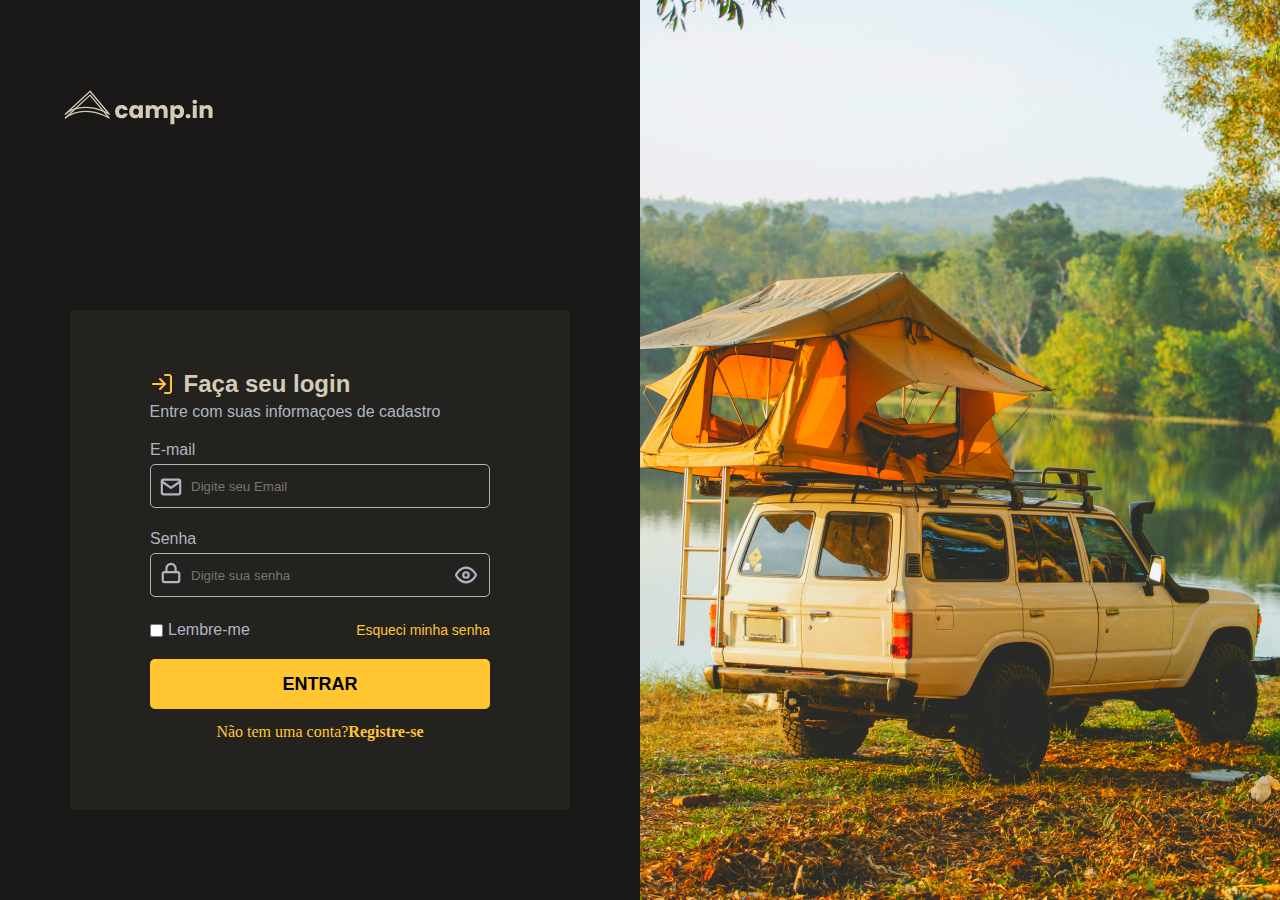
<file: index.html>
<!DOCTYPE html>
<html lang="en">
<head>
    <meta charset="UTF-8">
    <meta http-equiv="X-UA-Compatible" content="IE=edge">
    <meta name="viewport" content="width=device-width, initial-scale=1.0">
    <link rel="stylesheet" href="./styles/style.css">
    <title>Camp.In</title>
</head>
<body>
        <main>
                <header>
                    <nav>
                        <img src="./images/logo.svg" alt="icon">
                    </nav>
                </header>
            <div class="container">
                <div class="content">
                    <div class="title-up">
                        <div class="title">
                            <img src="./images/log-in.svg" alt="icone de login" >
                            <p>Faça seu login</p>
                        </div>
                        <span>Entre com suas informaçoes de cadastro </span>
                    </div>
                    <form class="form">
                       
                            <!--email-->
                            <label class="label">E-mail</label>
                            <input type="text" placeholder="Digite seu Email" id="input-email">
                            <img class="mail" src="./images/mail.svg" alt="icon email" id="email">

                            <!--senha-->
                            <label class="label" >Senha</label>
                            <input type="password" placeholder="Digite sua senha" id="senha">
                            <img class="password" src="./images/lock.svg" alt="icon lock" id="lock">
                            <img class="password-view" src="./images/eye.svg" alt="icon eyes" id="password-view">
                        
                            <div class="checkbox">
                            <div class="box">
                               <input type="checkbox" name="checkbox" id="checkbox">
                                <label for="checkbox" >Lembre-me</label>
                            </div>
                            <a href="#">Esqueci minha senha</a>
                            </div>
    
                        <button type="submit">Entrar</button>
    
                    </form>
                    <p>Não tem uma conta?  <a href="#"> Registre-se</a></p>
                    
                </div>
            </div>
        </main>
    
        <aside class="banner">
           <!--]
             <img src="../images/side-image-2x.jpg" alt="">
           -->
    </aside>
        
<script src="../script/main.js"></script>
</body>
</html>
</file>
<file: styles/style.css>
*{
    padding: 0;
    margin: 0;
    box-sizing: border-box;
    overflow-y: hidden;
    overflow-x: hidden;
    

}
@import url('https://fonts.googleapis.com/css2?family=Poppins:wght@400;500;600&family=Roboto:wght@400;500&display=swap');
:root {
    --text-base: #afb6c2;
    --text-title: #d4ccb6;
    --background: #191816;
    --form-background: #24221f;
    --primary-color: #ffc632;
}
body{
    width: 100%;
    height: 100vh;
    display: flex; 
    background: var( --background)
}

/*logo header*/
header{
    width: 80%;
    display: flex;
}
header nav{
    align-items: flex-start;
}
header nav img{
    width: 150px;
}
/*Main*/

main{
    min-width: 590px;
    width: 50%;
    display: flex;
    flex-direction: column; 
    align-items: center;
    justify-content:space-around;
}

main .container{
   
    background: var(  --form-background);
    width: 500px;
    height:500px;
    border-radius: 4px;
    display: flex;
    align-items: center;
    justify-content: center;

}
main .container .content {

    height: 380px;
    width: 380px;
    display: flex;
    flex-direction: column;
    align-items: center;
    
   
  
}

/*Form-titles*/
.content  .title{
    display: flex;
    margin-bottom: 5px;
    color:var(--text-title);
    font-family: 'Poppins', sans-serif;
    font-size: 24px;
    font-weight:600;
    
}
.content .title p{
    color:var(--text-title);
    font-family: 'Poppins', sans-serif;
}
.content .title img {
    margin-right: 10px;
}
.content .title-up{
    margin-bottom: 20px;
    margin-left:-50px

}
.content .title-up span{
    font-size:16px;
    color: var(--text-base);
    font-family: 'Roboto', sans-serif;

}
.content p{
    display: flex;
    justify-content:center;
    align-items: center;
    color: var(--primary-color)
}
.content p a{
    text-decoration: none;
    font-weight: 600;
    color: var(--primary-color);
   
}
.content p a:hover{
    text-decoration: underline
}
/*Form-Inputs*/
.form{
    
    display: flex;
    flex-direction: column;
    justify-content:center;

    width: 340px;
}
.form .mail{
    position: relative;
    width:22px;
    top: -32px;
    left: 10px;
}

.form .password{
    position: relative;
    width:22px;
    top: -35px;
    left: 10px;
}
.form .password-view {
    position: relative;
    width:22px;
    top: -55px;
    left: 305px;
    cursor: pointer; 
}
.form .label{
   
    color:var(--text-base);
    font-family: 'Poppins', sans-serif;
    margin-bottom:5px;
    font-weight: 400;
}
.form input[type="password"],
.form input[type="text"]{
    border: 1px solid var(--text-base);
    border-radius: 5px;
    background: none;
    height:44px;
    color: var(--text-base);
    padding-left: 40px;
    
}
.form input[type="password"]:focus-within,
.form input[type="text"]:focus-within{
    border: 1px solid var(--primary-color);
    outline-color: var(--primary-color);
  
}
/*.form input[type="text"]:focus-within+.mail,
.form input[type="password"]:focus-within+.password {
    fill: var(--primary-color);
    stroke:var(--primary-color);
    filter: invert(82%) sepia(58%) saturate(500%) hue-rotate(333deg) brightness(112%) contrast(104%);
}*/
.form .checkbox{
    display: flex;
    flex-direction: row;
    justify-content:space-between;
    width: 100%;
    align-items:center;
    margin-bottom:20px;
    margin-top:-20px;
    
}
.form .checkbox .box{

width:200px;
display: flex;
align-items: center;

    
}
.form .checkbox .box input[type="checkbox"]:checked{
    color: var(--primary-color)
}
.form .checkbox .box label{
    
    color:var(--text-base);
    font-family: 'Poppins', sans-serif;
    font-weight: 400;
    margin-left: 5px;
      
 }

 .form .checkbox a{
    font-family: 'Poppins', sans-serif;
    font-weight: 400;
    font-size: 14px;
    text-decoration: none;
    color: var(--primary-color)

      
 }
 .form .checkbox a:hover{
     text-decoration: underline
 }
button{
    background-color: var(--primary-color);
    border:none;
    border-radius:5px;
    height: 50px;
    font-family: 'Poppins', sans-serif;
    font-weight: 600;
    font-size: 18px;
    text-transform: uppercase;
    margin-bottom:14px;
    cursor: pointer;
   

}
button:hover{
    transform:translateY(2%);
 
}
/*img aside*/
aside{
    width: 50%;
   min-width: 500px;
}

.banner{
    background-image: url('../images/side-image.jpg');
    background-repeat: no-repeat;
    background-size:cover;
    background-position: center;
    filter:  saturate(190%)

}

/*scrren*/
@media(max-width: 1024px) {
    .banner {
      display: none;
    }
   body{
       justify-content:center;
   }
   main{
    width: 100%;
   }
   
}
@media(max-width: 650px){  
     main .container{  
        width: 400px;
        
     }
   

}
</file>
